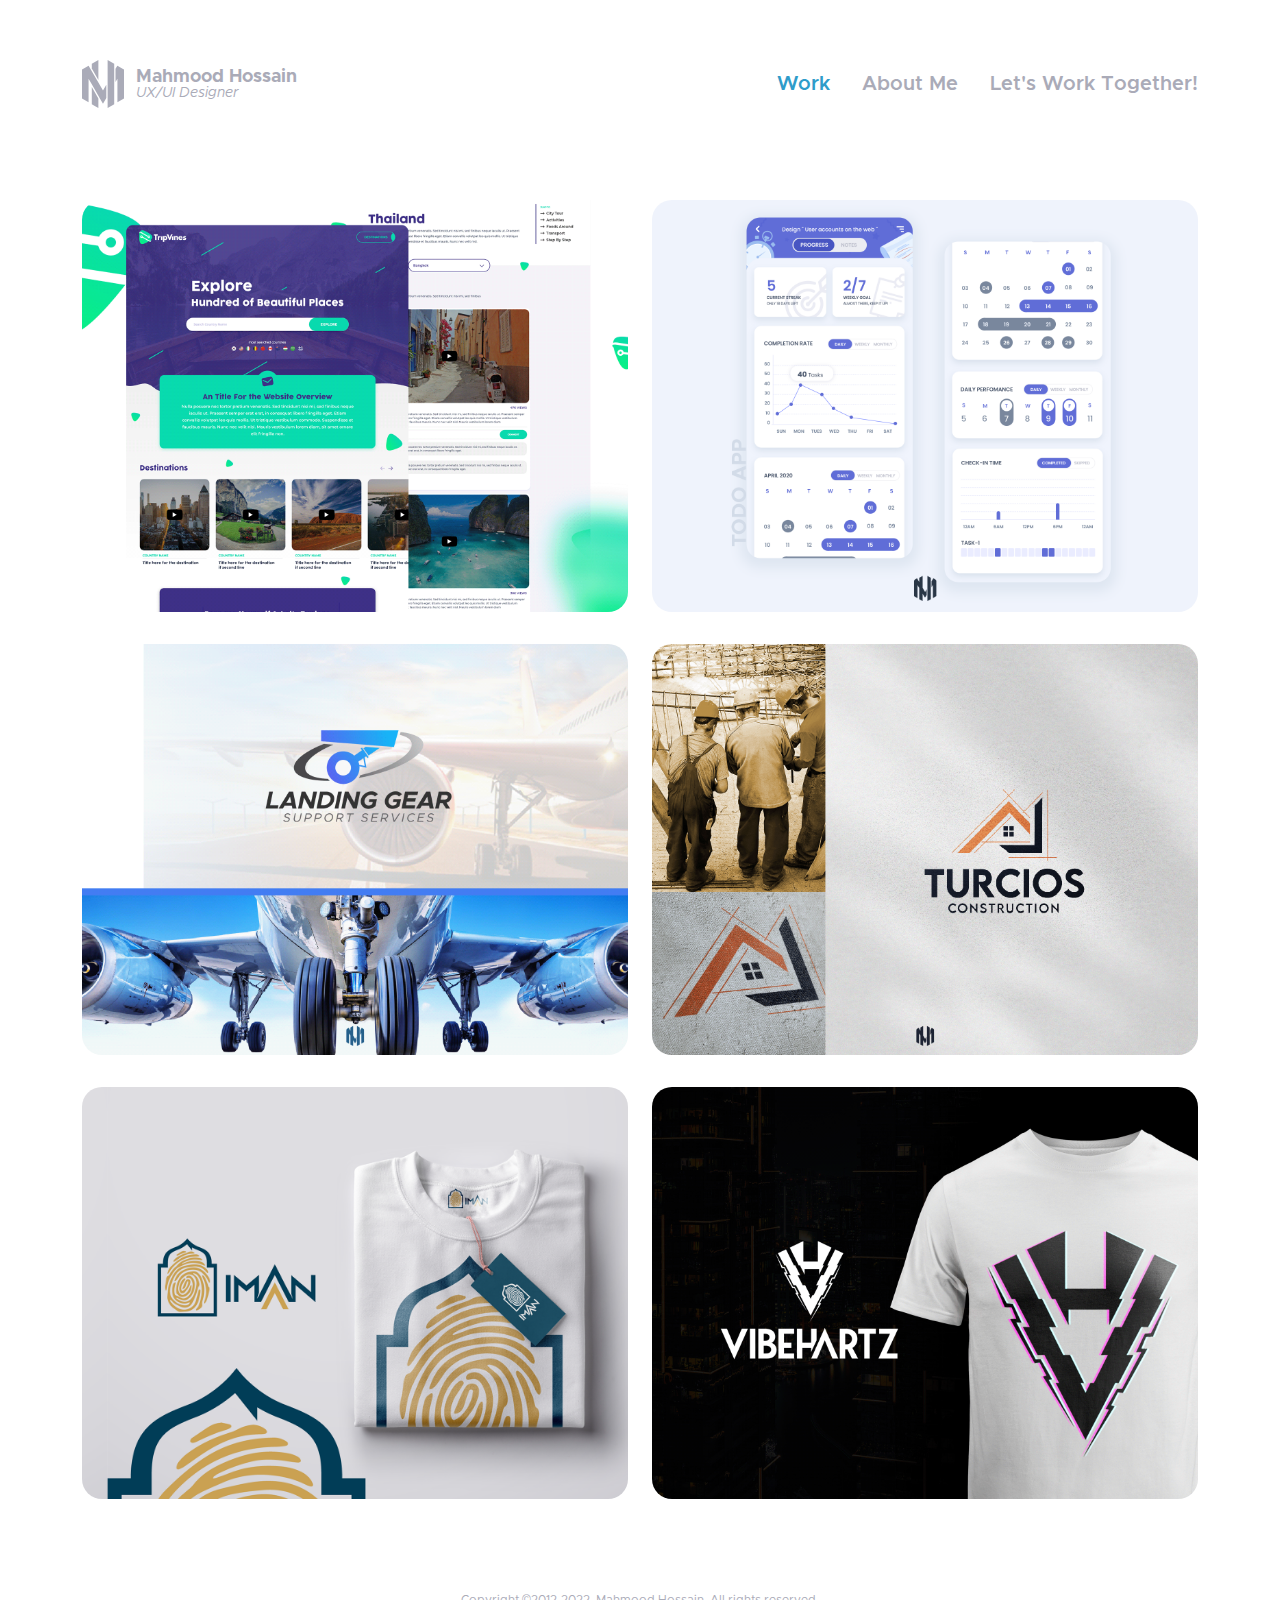
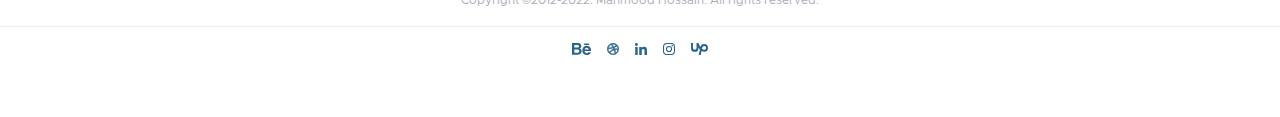
<file: index.html>
<!DOCTYPE html>
<html lang="en">
  <head>
    <meta charset="UTF-8" />
    <meta http-equiv="X-UA-Compatible" content="IE=edge" />
    <meta name="viewport" content="width=device-width, initial-scale=1.0" />

    <!-- CSS links -->
    <link rel="stylesheet" href="css/general.css" />
    <link rel="stylesheet" href="css/style.css" />
    <link rel="stylesheet" href="css/queries.css" />

    <title>Mahmood Hossain</title>
  </head>
  <body>
    <!-- ------------------------------------------------ -->
    <!-- -------------------- Header -------------------- -->
    <header class="header">
      <div class="header_container fixed-container--1180">
        <a class="header_column--1" href="index.html">
          <img class="header_image" src="img/main-logo.svg" alt="Mahmood Hossain logo" />
          <div class="header_text-box">
            <span class="header_text-main">Mahmood Hossain</span>
            <span class="header_text-second">UX/UI Designer</span>
          </div>
        </a>
        <nav class="header_column--2">
          <ul class="header_lists">
            <li><a class="header_link header_link--active" href="index.html">Work</a></li>
            <li><a class="header_link" href="about.html">About Me</a></li>
            <li><a class="header_link" href="work.html">Let's Work Together!</a></li>
          </ul>
        </nav>
        <div class="header_icon-box">
          <img class="header_icon header_icon--menu" src="img/menu-icon.svg" alt="Menu icon" />
          <img class="header_icon header_icon--cancel" src="img/cancel-icon.svg" alt="Cancel icon" />
        </div>
      </div>
    </header>
    <!-- -------------------- Header -------------------- -->
    <!-- ------------------------------------------------ -->

    <!-- ------------------------------------------------- -->
    <!-- -------------------- Gallery -------------------- -->
    <main>
      <section class="section-gallery">
        <div class="gallery_container fixed-container--1180 grid grid-column--2 padding--32-0">
          <!-- Number: 1 -->
          <figure class="gallery_preview-box">
            <a class="gallery_preview-link" href="single.html">
              <img class="gallery_image" src="img/demo-1.png" alt="Demo preview" />
              <div class="gallery_description-box">
                <a class="gallery_link" href="single.html"><h2 class="gallery_heading-primary">Trip Vines UX/UI Design</h2></a>
                <a class="gallery_link" href="single.html"><p class="gallery_text-secondary">Role: UX/UI Design, Visual Design</p></a>
                <a class="gallery_link" href="single.html">
                  <p class="gallery_text_tertiary">View Case Study <span class="gallery_arrow">&rarr;</span></p>
                </a>
              </div>
            </a>
          </figure>
          <!-- Number: 2 -->
          <figure class="gallery_preview-box">
            <a class="gallery_preview-link" href="single.html">
              <img class="gallery_image" src="img/demo-2.png" alt="Demo preview" />
              <div class="gallery_description-box">
                <a class="gallery_link" href="#"><h2 class="gallery_heading-primary">Todo App Screen</h2></a>
                <a class="gallery_link" href="#"><p class="gallery_text-secondary">Role: UX/UI Design, Visual Design</p></a>
                <a class="gallery_link" href="#">
                  <p class="gallery_text_tertiary">View Case Study <span class="gallery_arrow">&rarr;</span></p>
                </a>
              </div>
            </a>
          </figure>
          <!-- Number: 3 -->
          <figure class="gallery_preview-box">
            <a class="gallery_preview-link" href="single.html">
              <img class="gallery_image" src="img/demo-3.png" alt="Demo preview" />
              <div class="gallery_description-box">
                <a class="gallery_link" href="#"><h2 class="gallery_heading-primary">Landing Gear Support Services Logo Design</h2></a>
                <a class="gallery_link" href="#"><p class="gallery_text-secondary">Role: Logo Design, Visual Design</p></a>
                <a class="gallery_link" href="#">
                  <p class="gallery_text_tertiary">View Case Study <span class="gallery_arrow">&rarr;</span></p>
                </a>
              </div>
            </a>
          </figure>
          <!-- Number: 4 -->
          <figure class="gallery_preview-box">
            <a class="gallery_preview-link" href="single.html">
              <img class="gallery_image" src="img/demo-4.png" alt="Demo preview" />
              <div class="gallery_description-box">
                <a class="gallery_link" href="#"><h2 class="gallery_heading-primary">Turcios Construction Logo Design</h2></a>
                <a class="gallery_link" href="#"><p class="gallery_text-secondary">Role: Logo Design, Visual Design</p></a>
                <a class="gallery_link" href="#">
                  <p class="gallery_text_tertiary">View Case Study <span class="gallery_arrow">&rarr;</span></p>
                </a>
              </div>
            </a>
          </figure>
          <!-- Number: 5 -->
          <figure class="gallery_preview-box">
            <a class="gallery_preview-link" href="single.html">
              <img class="gallery_image" src="img/demo-5.png" alt="Demo preview" />
              <div class="gallery_description-box">
                <a class="gallery_link" href="#"><h2 class="gallery_heading-primary">Imaan Logo Design</h2></a>
                <a class="gallery_link" href="#"><p class="gallery_text-secondary">Role: Logo Design, T-shirt Design</p></a>
                <a class="gallery_link" href="#">
                  <p class="gallery_text_tertiary">View Case Study <span class="gallery_arrow">&rarr;</span></p>
                </a>
              </div>
            </a>
          </figure>
          <!-- Number: 6 -->
          <figure class="gallery_preview-box">
            <a class="gallery_preview-link" href="single.html">
              <img class="gallery_image" src="img/demo-6.png" alt="Demo preview" />
              <div class="gallery_description-box">
                <a class="gallery_link" href="#"><h2 class="gallery_heading-primary">Vibehartz Logo Design</h2></a>
                <a class="gallery_link" href="#"><p class="gallery_text-secondary">Role: Logo Design, T-shirt Design</p></a>
                <a class="gallery_link" href="#">
                  <p class="gallery_text_tertiary">View Case Study <span class="gallery_arrow">&rarr;</span></p>
                </a>
              </div>
            </a>
          </figure>
        </div>
      </section>
    </main>
    <!-- -------------------- Gallery -------------------- -->
    <!-- ------------------------------------------------- -->

    <!-- ------------------------------------------------ -->
    <!-- -------------------- Footer -------------------- -->
    <footer class="footer">
      <div class="footer_container">
        <p class="footer_text fixed-container--1180">Copyright &copy;2012-2022. Mahmood Hossain. All rights reserved.</p>
        <div class="footer_line">&nbsp;</div>
        <div class="footer_links fixed-container--1180">
          <a href=""><img class="footer_image" src="img/behance-logo.svg" alt="Behance logo" /></a>
          <a href=""><img class="footer_image" src="img/dribbble-logo.svg" alt="Dribbble logo" /></a>
          <a href=""><img class="footer_image" src="img/linkedin-logo.svg" alt="Linkedin logo" /></a>
          <a href=""><img class="footer_image" src="img/instagram-logo.svg" alt="Instagram logo" /></a>
          <a href=""><img class="footer_image" src="img/upwork-logo.svg" alt="Upwork logo" /></a>
        </div>
      </div>
    </footer>
    <!-- -------------------- Footer -------------------- -->
    <!-- ------------------------------------------------ -->

    <script defer src="js/script.js"></script>
  </body>
</html>
</file>
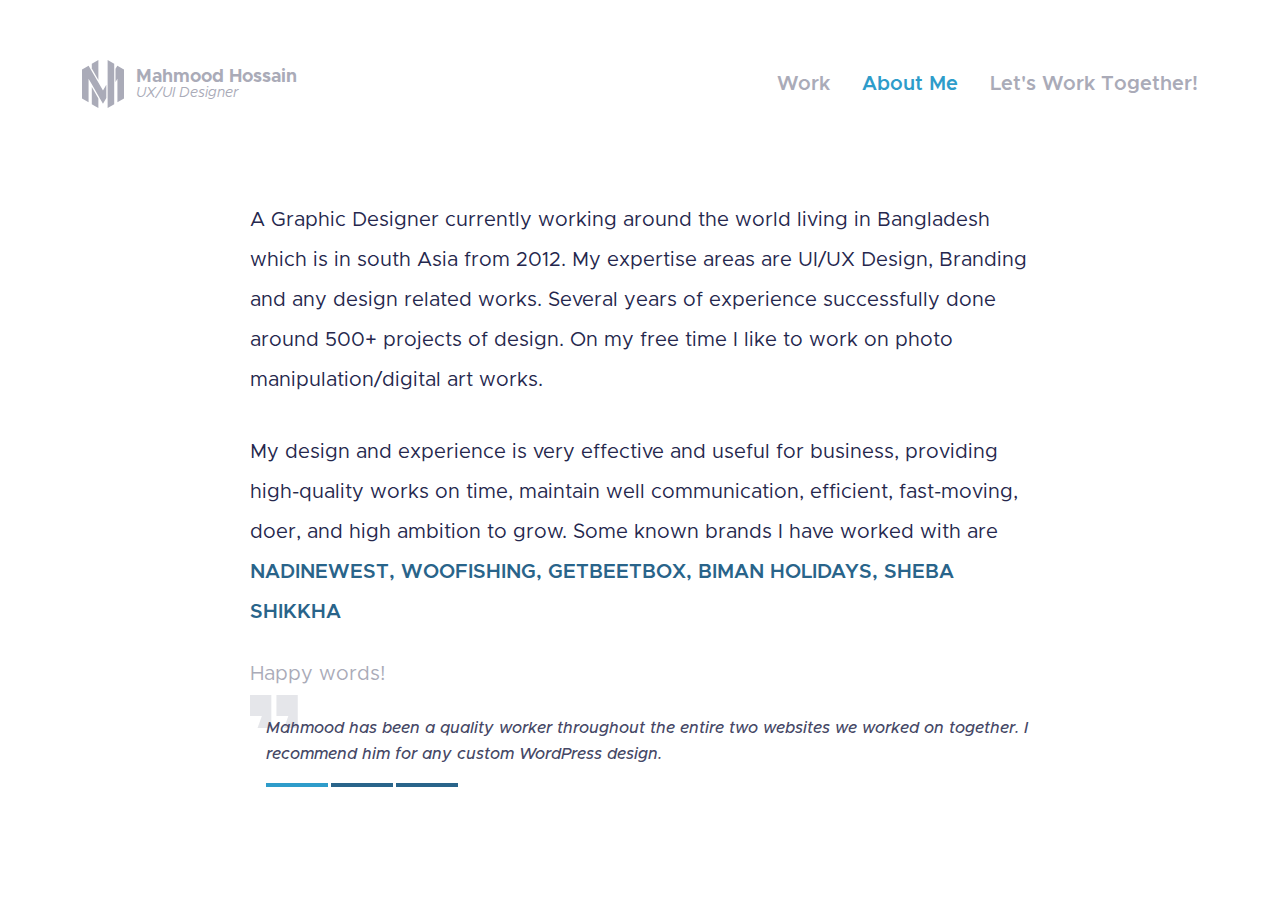
<file: about.html>
<!DOCTYPE html>
<html lang="en">
  <head>
    <meta charset="UTF-8" />
    <meta http-equiv="X-UA-Compatible" content="IE=edge" />
    <meta name="viewport" content="width=device-width, initial-scale=1.0" />

    <script src="https://ajax.googleapis.com/ajax/libs/jquery/2.1.3/jquery.min.js"></script>

    <!-- CSS links -->
    <link rel="stylesheet" href="css/general.css" />
    <link rel="stylesheet" href="css/style.css" />
    <link rel="stylesheet" href="css/queries.css" />

    <title>About - Mahmood Hossain</title>
  </head>
  <body>
    <!-- ------------------------------------------------ -->
    <!-- -------------------- Header -------------------- -->
    <header class="header">
      <div class="header_container fixed-container--1180">
        <a class="header_column--1" href="index.html">
          <img class="header_image" src="img/main-logo.svg" alt="Mahmood Hossain logo" />
          <div class="header_text-box">
            <span class="header_text-main">Mahmood Hossain</span>
            <span class="header_text-second">UX/UI Designer</span>
          </div>
        </a>
        <nav class="header_column--2">
          <ul class="header_lists">
            <li><a class="header_link" href="index.html">Work</a></li>
            <li><a class="header_link header_link--active" href="about.html">About Me</a></li>
            <li><a class="header_link" href="work.html">Let's Work Together!</a></li>
          </ul>
        </nav>
        <div class="header_icon-box">
          <img class="header_icon header_icon--menu" src="img/menu-icon.svg" alt="Menu icon" />
          <img class="header_icon header_icon--cancel" src="img/cancel-icon.svg" alt="Cancel icon" />
        </div>
      </div>
    </header>
    <!-- -------------------- Header -------------------- -->
    <!-- ------------------------------------------------ -->

    <!-- ---------------------------------------------- -->
    <!-- -------------------- About -------------------- -->
    <main>
      <section class="section-about">
        <div class="about_container fixed-container--1180 padding--32-0">
          <div class="about_image-box">
            <img class="about_image" src="img/mahmood-hossain.png" alt="Image of Mahmood Hossain" />
          </div>
          <div class="about_description-box">
            <div class="about_info-box">
              <p class="about_text-description">A Graphic Designer currently working around the world living in Bangladesh which is in south Asia from 2012. My expertise areas are UI/UX Design, Branding and any design related works. Several years of experience successfully done around 500+ projects of design. On my free time I like to work on photo manipulation/digital art works.</p>
              <p class="about_text-description">My design and experience is very effective and useful for business, providing high-quality works on time, maintain well communication, efficient, fast-moving, doer, and high ambition to grow. Some known brands I have worked with are <span class="about_text-highlight">NADINEWEST, WOOFISHING, GETBEETBOX, BIMAN HOLIDAYS, SHEBA SHIKKHA</span></p>
            </div>
            <div class="about_testimonial-box">
              <h2 class="about_heading-secondary">Happy words!</h2>
              <div class="about_testimonials">
                <div class="about_sub-testimonials">
                  <blockquote class="about_text-secondary about_text-secondary-1">Mahmood has been a quality worker throughout the entire two websites we worked on together. I recommend him for any custom WordPress design.</blockquote>
                  <blockquote class="about_text-secondary about_text-secondary-2">I've worked with this freelancer on many projects and have always had a great experience, and he delivers great work!</blockquote>
                  <blockquote class="about_text-secondary about_text-secondary-3">Mahmood was great to work and patient with me as I worked through what I wanted in this logo. I highly recommend him!</blockquote>
                </div>
              </div>
              <div class="about_bar-box">
                <span class="about_bar about_bar-0 about_bar-active">&nbsp;</span>
                <span class="about_bar about_bar-1">&nbsp;</span>
                <span class="about_bar about_bar-2">&nbsp;</span>
              </div>
            </div>
          </div>
        </div>
      </section>
    </main>
    <!-- -------------------- About -------------------- -->
    <!-- ----------------------------------------------- -->

    <script defer src="js/script.js"></script>
  </body>
</html>
</file>
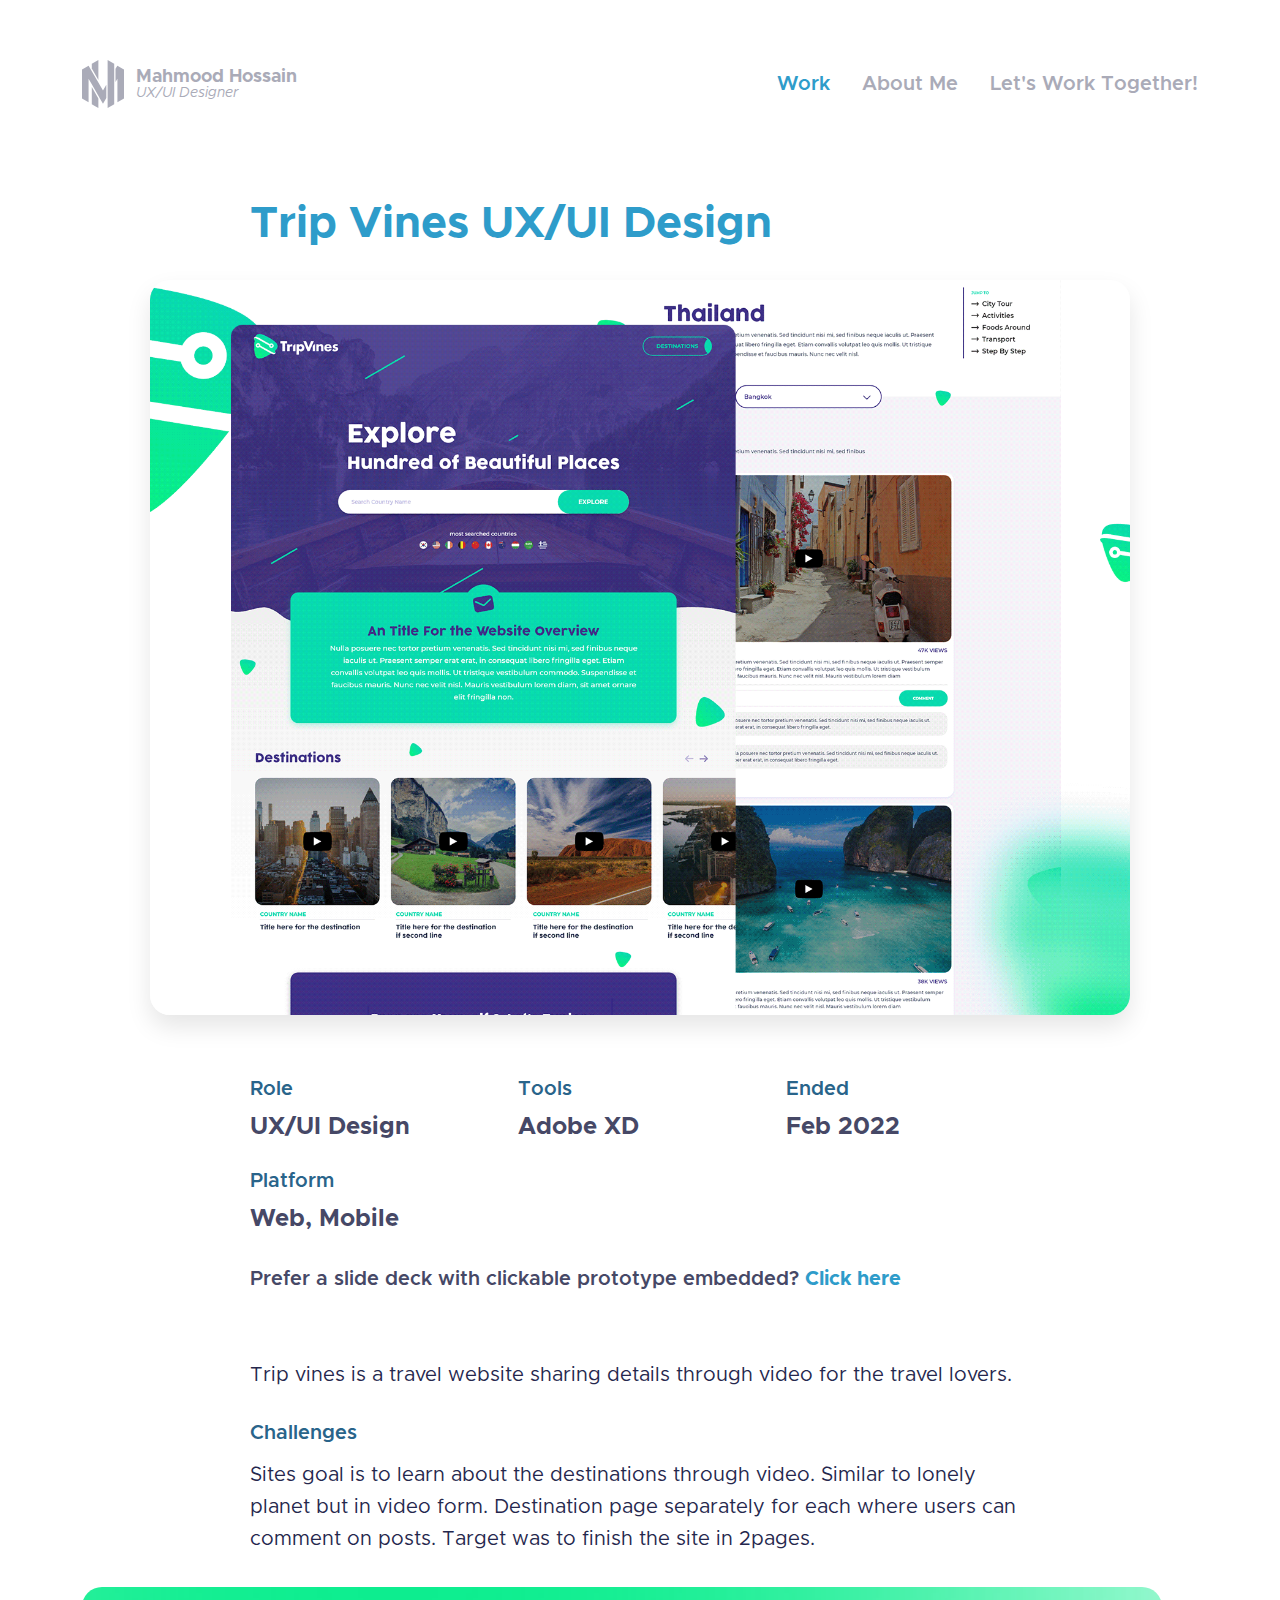
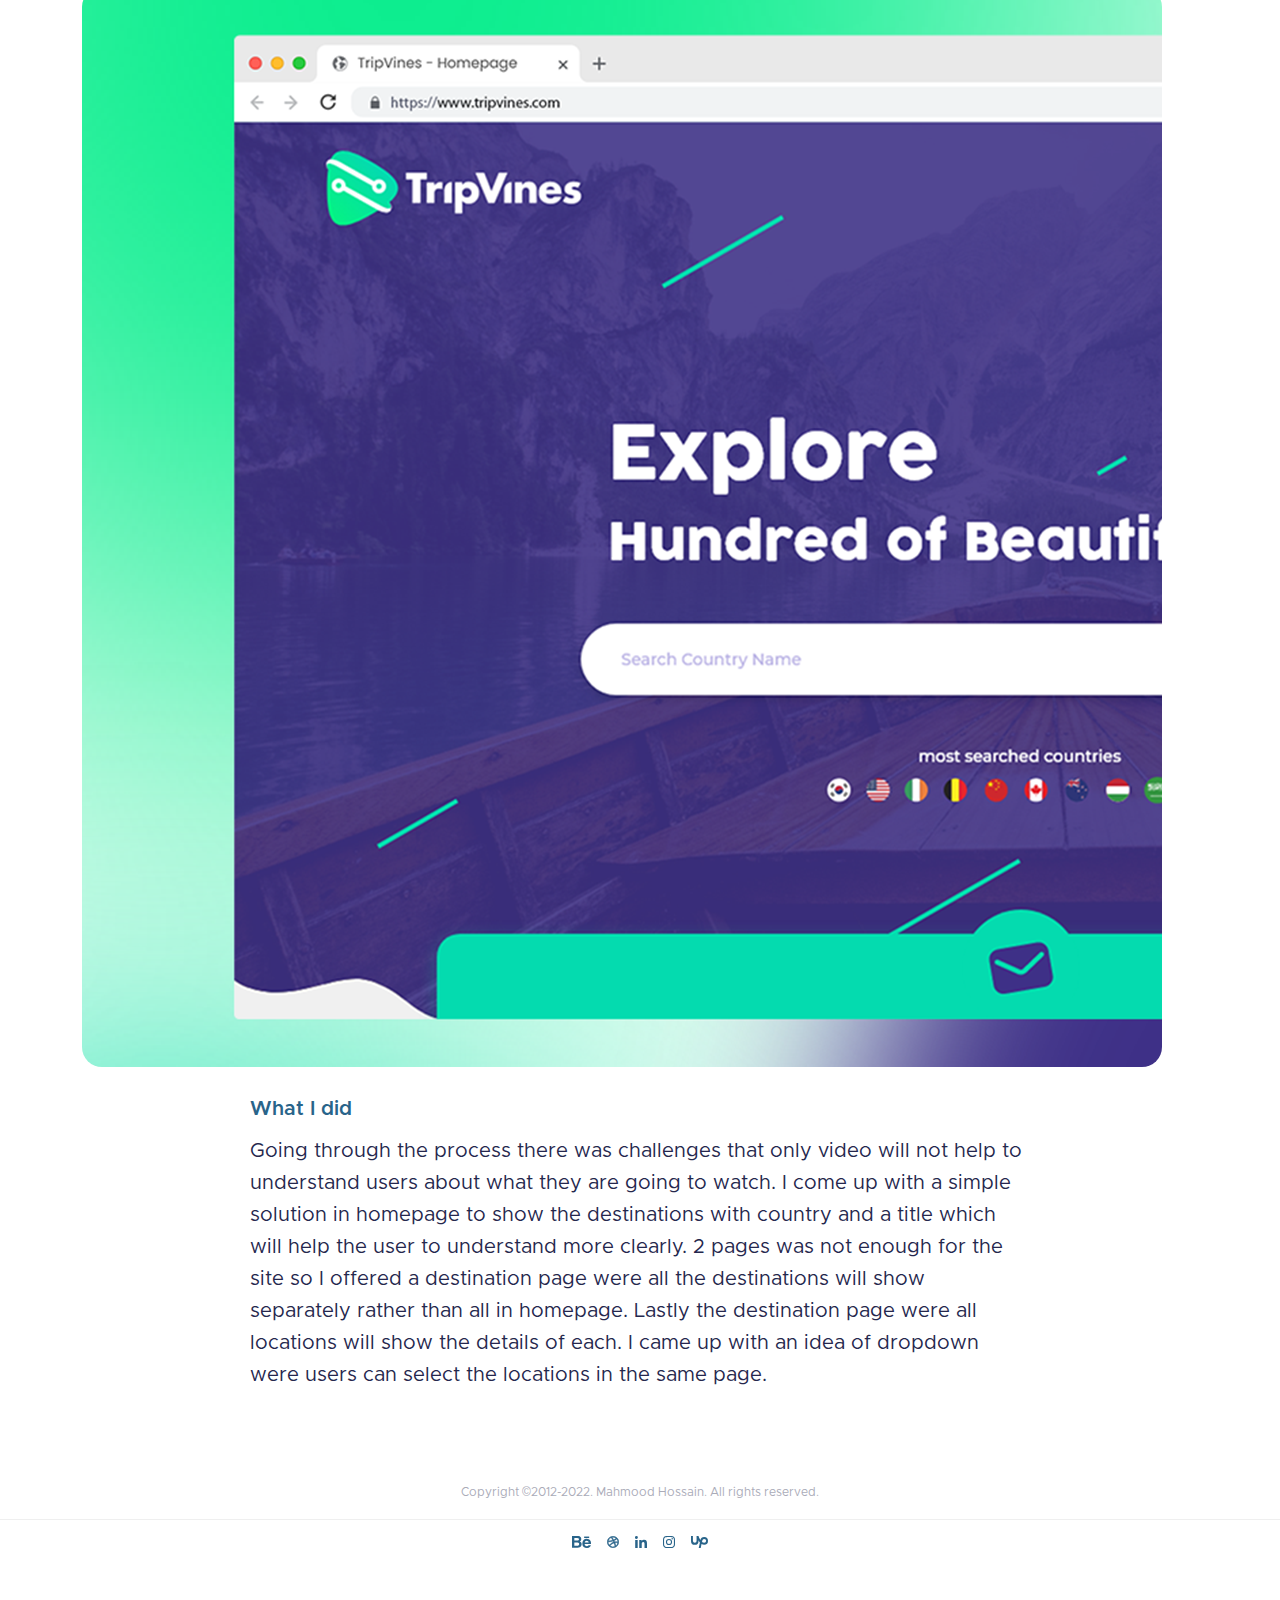
<file: single.html>
<!DOCTYPE html>
<html lang="en">
  <head>
    <meta charset="UTF-8" />
    <meta http-equiv="X-UA-Compatible" content="IE=edge" />
    <meta name="viewport" content="width=device-width, initial-scale=1.0" />

    <!-- CSS links -->
    <link rel="stylesheet" href="css/general.css" />
    <link rel="stylesheet" href="css/style.css" />
    <link rel="stylesheet" href="css/queries.css" />

    <title>Trip Vines UX/UI Design - Mahmood Hossain</title>
  </head>
  <body>
    <!-- ------------------------------------------------ -->
    <!-- -------------------- Header -------------------- -->
    <header class="header">
      <div class="header_container fixed-container--1180">
        <a class="header_column--1" href="index.html">
          <img class="header_image" src="img/main-logo.svg" alt="Mahmood Hossain logo" />
          <div class="header_text-box">
            <span class="header_text-main">Mahmood Hossain</span>
            <span class="header_text-second">UX/UI Designer</span>
          </div>
        </a>
        <nav class="header_column--2">
          <ul class="header_lists">
            <li><a class="header_link header_link--active" href="index.html">Work</a></li>
            <li><a class="header_link" href="about.html">About Me</a></li>
            <li><a class="header_link" href="work.html">Let's Work Together!</a></li>
          </ul>
        </nav>
        <div class="header_icon-box">
          <img class="header_icon header_icon--menu" src="img/menu-icon.svg" alt="Menu icon" />
          <img class="header_icon header_icon--cancel" src="img/cancel-icon.svg" alt="Cancel icon" />
        </div>
      </div>
    </header>
    <!-- -------------------- Header -------------------- -->
    <!-- ------------------------------------------------ -->

    <!-- ------------------------------------------------ -->
    <!-- -------------------- Single -------------------- -->
    <main>
      <article class="section-single">
        <div class="single_container fixed-container--1180 padding--32-0">
          <!-- Main -->
          <header class="single_header-box">
            <h1 class="single_heading-primary fixed-container--780">Trip Vines UX/UI Design</h1>
            <div class="single_image-box fixed-container--980">
              <img class="single_image-primary" src="img/demo-1.png" alt="Demo 1" />
            </div>
          </header>
          <!-- Details -->
          <div class="single_details-box fixed-container--780 grid grid-column--3">
            <div class="single_detail-box">
              <h2 class="single_heading-secondary">Role</h2>
              <p class="single_text-secondary">UX/UI Design</p>
            </div>
            <div class="single_detail-box">
              <h2 class="single_heading-secondary">Tools</h2>
              <p class="single_text-secondary">Adobe XD</p>
            </div>
            <div class="single_detail-box">
              <h2 class="single_heading-secondary">Ended</h2>
              <p class="single_text-secondary">Feb 2022</p>
            </div>
            <div class="single_detail-box">
              <h2 class="single_heading-secondary">Platform</h2>
              <p class="single_text-secondary">Web, Mobile</p>
            </div>
            <div class="single_text-info">Prefer a slide deck with clickable prototype embedded? <a class="single_text-link" href="https://www.behance.net/gallery/134202955/Trip-Vines-UXUI-Design" target="_blank">Click here</a></div>
          </div>
          <!-- Body -->
          <div class="single_description-box">
            <p class="single_text-description">Trip vines is a travel website sharing details through video for the travel lovers.</p>
            <h2 class="single_heading-description">Challenges</h2>
            <p class="single_text-description">Sites goal is to learn about the destinations through video. Similar to lonely planet but in video form. Destination page separately for each where users can comment on posts. Target was to finish the site in 2pages.</p>
            <img class="single_image-description" src="img/demo-1.1.png" alt="Step 2" />
            <h2 class="single_heading-description">What I did</h2>
            <p class="single_text-description">
              Going through the process there was challenges that only video will not help to understand users about what they are going to watch. I come up with a simple solution in homepage to show the destinations with country and a title which will help the user to understand more clearly. 2 pages was not enough for the site so I offered a destination page were all the destinations will show separately rather than all in homepage. Lastly the destination page were all locations will show the
              details of each. I came up with an idea of dropdown were users can select the locations in the same page.
            </p>
          </div>
        </div>
      </article>
    </main>
    <!-- -------------------- Single -------------------- -->
    <!-- ------------------------------------------------ -->

    <!-- ------------------------------------------------ -->
    <!-- -------------------- Footer -------------------- -->
    <footer class="footer">
      <div class="footer_container">
        <p class="footer_text fixed-container--1180">Copyright &copy;2012-2022. Mahmood Hossain. All rights reserved.</p>
        <div class="footer_line">&nbsp;</div>
        <div class="footer_links fixed-container--1180">
          <a href=""><img class="footer_image" src="img/behance-logo.svg" alt="Behance logo" /></a>
          <a href=""><img class="footer_image" src="img/dribbble-logo.svg" alt="Dribbble logo" /></a>
          <a href=""><img class="footer_image" src="img/linkedin-logo.svg" alt="Linkedin logo" /></a>
          <a href=""><img class="footer_image" src="img/instagram-logo.svg" alt="Instagram logo" /></a>
          <a href=""><img class="footer_image" src="img/upwork-logo.svg" alt="Upwork logo" /></a>
        </div>
      </div>
    </footer>
    <!-- -------------------- Footer -------------------- -->
    <!-- ------------------------------------------------ -->

    <script defer src="js/script.js"></script>
  </body>
</html>
</file>
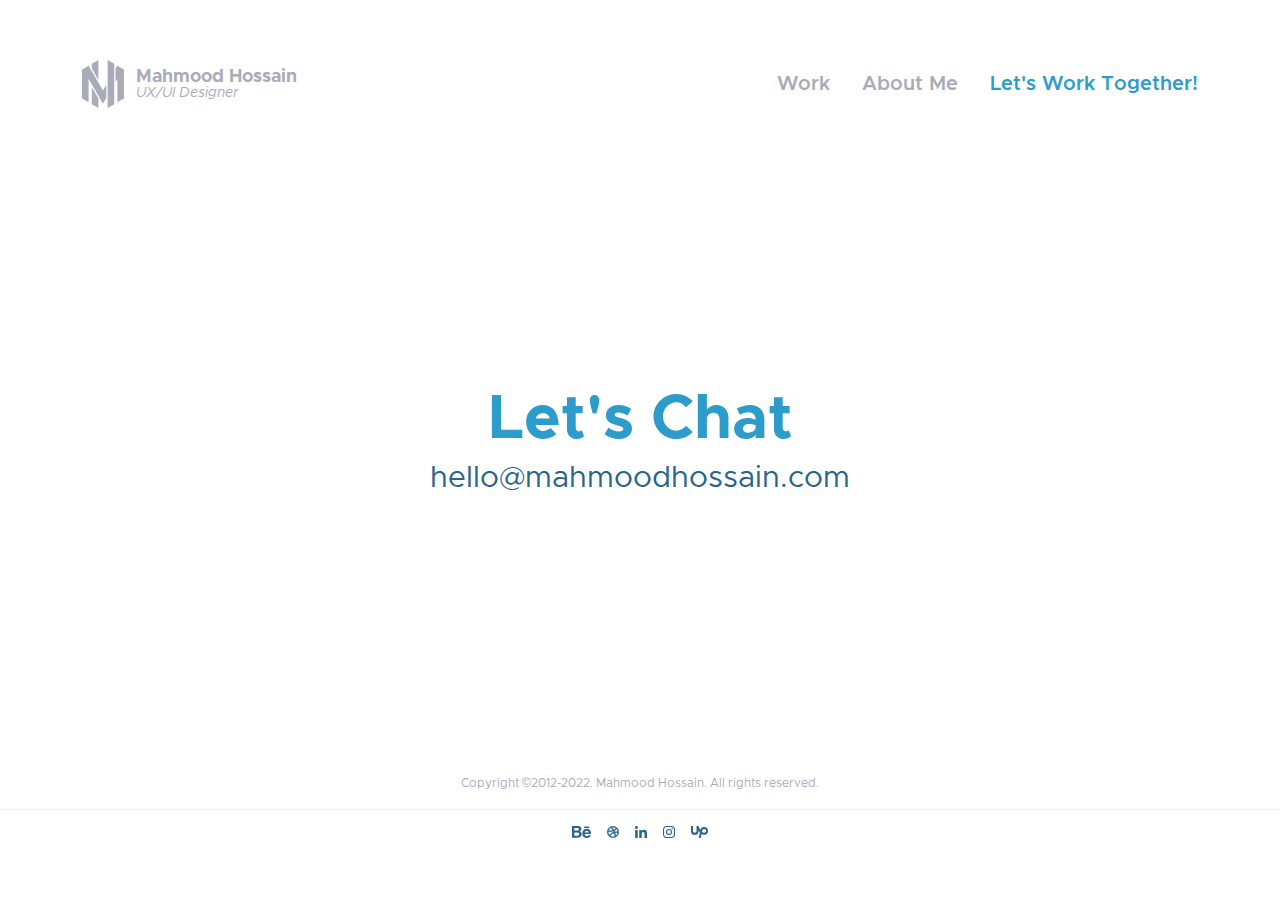
<file: work.html>
<!DOCTYPE html>
<html lang="en">
  <head>
    <meta charset="UTF-8" />
    <meta http-equiv="X-UA-Compatible" content="IE=edge" />
    <meta name="viewport" content="width=device-width, initial-scale=1.0" />

    <!-- CSS links -->
    <link rel="stylesheet" href="css/general.css" />
    <link rel="stylesheet" href="css/style.css" />
    <link rel="stylesheet" href="css/queries.css" />

    <title>Let's Work Together - Mahmood Hossain</title>
  </head>
  <body>
    <!-- ------------------------------------------------ -->
    <!-- -------------------- Header -------------------- -->
    <header class="header">
      <div class="header_container fixed-container--1180">
        <a class="header_column--1" href="index.html">
          <img class="header_image" src="img/main-logo.svg" alt="Mahmood Hossain logo" />
          <div class="header_text-box">
            <span class="header_text-main">Mahmood Hossain</span>
            <span class="header_text-second">UX/UI Designer</span>
          </div>
        </a>
        <nav class="header_column--2">
          <ul class="header_lists">
            <li><a class="header_link" href="index.html">Work</a></li>
            <li><a class="header_link" href="about.html">About Me</a></li>
            <li><a class="header_link header_link--active" href="work.html">Let's Work Together!</a></li>
          </ul>
        </nav>
        <div class="header_icon-box">
          <img class="header_icon header_icon--menu" src="img/menu-icon.svg" alt="Menu icon" />
          <img class="header_icon header_icon--cancel" src="img/cancel-icon.svg" alt="Cancel icon" />
        </div>
      </div>
    </header>
    <!-- -------------------- Header -------------------- -->
    <!-- ------------------------------------------------ -->

    <!-- ---------------------------------------------- -->
    <!-- -------------------- Work -------------------- -->
    <main>
      <section class="section-work">
        <div class="work_container fixed-container--1180 padding--32-0">
          <div class="work_text-box">
            <h1 class="work_heading-primary">Let's Chat</h1>
            <a class="work_text-primary" href="mailto:hello@mahmoodhossain.com">hello@mahmoodhossain.com</a>
          </div>
        </div>
      </section>
    </main>
    <!-- -------------------- Work -------------------- -->
    <!-- ---------------------------------------------- -->

    <!-- ------------------------------------------------ -->
    <!-- -------------------- Footer -------------------- -->
    <footer class="footer">
      <div class="footer_container">
        <p class="footer_text fixed-container--1180">Copyright &copy;2012-2022. Mahmood Hossain. All rights reserved.</p>
        <div class="footer_line">&nbsp;</div>
        <div class="footer_links fixed-container--1180">
          <a href=""><img class="footer_image" src="img/behance-logo.svg" alt="Behance logo" /></a>
          <a href=""><img class="footer_image" src="img/dribbble-logo.svg" alt="Dribbble logo" /></a>
          <a href=""><img class="footer_image" src="img/linkedin-logo.svg" alt="Linkedin logo" /></a>
          <a href=""><img class="footer_image" src="img/instagram-logo.svg" alt="Instagram logo" /></a>
          <a href=""><img class="footer_image" src="img/upwork-logo.svg" alt="Upwork logo" /></a>
        </div>
      </div>
    </footer>
    <!-- -------------------- Footer -------------------- -->
    <!-- ------------------------------------------------ -->

    <script defer src="js/script.js"></script>
  </body>
</html>
</file>
<file: css/general.css>
/* --------------------------------------- */
/* ---------- Typography System ---------- */
/*
- Font sizes (px)
    10 / 12 / 14 / 16 / 18 / 20 / 24 / 30 / 36 / 44 / 52 / 62 / 74 / 86 / 98

- Font weights
    Default: 400
    Medium: 500
    Semi-bold: 600
    Bold: 700

- Line heights
    Default: 1
    1.1
    1.6
    2

- Letter spacing
    N/A
*/
/* ---------- Typography System ---------- */
/* --------------------------------------- */

/* ---------------------------- */
/* ---------- Colors ---------- */
/*
- Primary:
    #2E9CCA

- Accents:
    N/A

- Tints:
    #AAABB8
    #EFEFEF
    #FFFFFF

- Shades:
    #226089
    #29648a
    #464866
    #aaabb84d

- Greys
    #25274d
*/
/* ---------- Colors ---------- */
/* ---------------------------- */

/* ----------------------------- */
/* ---------- Shadows ---------- */
/*
    0 1.2rem 2.4rem rgba(0, 0, 0, 0.1)
*/
/* ---------- Shadows ---------- */
/* ----------------------------- */

/* ----------------------------------- */
/* ---------- Border Radius ---------- */
/*
    Default: 20px
*/
/* ---------- Border Radius ---------- */
/* ----------------------------------- */

/* -------------------------------- */
/* ---------- Whitespace ---------- */
/*
    - Spacing system (px)
    2 / 4 / 8 / 12 / 16 / 24 / 32 / 48 / 64 / 80 / 96 / 128
*/
/* ---------- Whitespace ---------- */
/* -------------------------------- */

/* --------------------------- */
/* ---------- Fonts ---------- */
@font-face {
  font-family: "metropolis";
  src: url("../font/Metropolis-Regular.otf");
  font-style: normal;
  font-weight: 400;
}

@font-face {
  font-family: "metropolis";
  src: url("../font/Metropolis-RegularItalic.otf");
  font-style: italic;
  font-weight: 400;
}

@font-face {
  font-family: "metropolis";
  src: url("../font/Metropolis-Medium.otf");
  font-style: normal;
  font-weight: 500;
}

@font-face {
  font-family: "metropolis";
  src: url("../font/Metropolis-MediumItalic.otf");
  font-style: italic;
  font-weight: 500;
}

@font-face {
  font-family: "metropolis";
  src: url("../font/Metropolis-SemiBold.otf");
  font-style: normal;
  font-weight: 600;
}

@font-face {
  font-family: "metropolis";
  src: url("../font/Metropolis-Bold.otf");
  font-style: normal;
  font-weight: 700;
}

@font-face {
  font-family: "niobium";
  src: url("../font/NIOBRG__.TTF");
  font-style: normal;
  font-weight: 400;
}
/* ---------- Fonts ---------- */
/* ---------------------------- */

/* ----------------------------- */
/* ---------- General ---------- */
* {
  margin: 0;
  padding: 0;
  box-sizing: border-box;
}

html {
  font-size: 62.5%;
}

body {
  color: #25274d;
  font-family: "metropolis", sans-serif;
  font-weight: 400;
  line-height: 1;
}
/* ---------- General ---------- */
/* ----------------------------- */

/* ------------------------------ */
/* ---------- Reusable ---------- */
.grid {
  display: grid;
  column-gap: 2.4rem;
  row-gap: 3.2rem;
}
.grid-column--2 {
  grid-template-columns: repeat(2, 1fr);
}
.grid-column--3 {
  grid-template-columns: repeat(3, 1fr);
}

.fixed-container--1180 {
  max-width: 118rem;
  margin-left: auto;
  margin-right: auto;
  padding-left: 3.2rem;
  padding-right: 3.2rem;
}
.fixed-container--980 {
  max-width: 98rem !important;
  margin-left: auto;
  margin-right: auto;
}
.fixed-container--780 {
  max-width: 78rem !important;
  margin-left: auto;
  margin-right: auto;
}

.padding--32-0 {
  padding-top: 3.2rem !important;
  padding-bottom: 3.2rem !important;
}
/* ---------- Reusable ---------- */
/* ------------------------------ */

/* ------------------------------- */
/* ---------- Scrollbar ---------- */
body::-webkit-scrollbar {
  width: 14px;
  height: 14px;
}

body::-webkit-scrollbar-track {
  margin-block: 0.2rem;
}

body::-webkit-scrollbar-thumb {
  background-color: #2e9cca;
  border: 2px solid #fff;
  border-radius: 100vw;
}

body::-webkit-scrollbar-thumb:hover {
  background-color: #226089;
}
/* ---------- Scrollbar ---------- */
/* ------------------------------- */
</file>
<file: css/style.css>
/* ---------------------------- */
/* ---------- Header ---------- */
.header_container {
  display: flex;
  justify-content: space-between;
  padding-top: 6rem;
  padding-bottom: 6rem;
}

.header_column--1 {
  display: flex;
  align-items: center;
  gap: 1.2rem;
  text-decoration: none;
}

.header_image {
  height: 4.8rem;
}

.header_text-main,
.header_text-second {
  display: block;
  color: #aaabb8;
}

.header_text-main {
  font-size: 1.8rem;
  font-weight: 700;
}

.header_text-second {
  font-size: 1.4rem;
  font-weight: 400;
  font-style: italic;
}

.header_column--2 {
  display: flex;
  align-items: center;
}

.header_lists {
  list-style: none;
  display: flex;
  align-items: center;
  gap: 3.2rem;
}

.header_link:link,
.header_link:visited {
  text-decoration: none;
  font-size: 2rem;
  font-weight: 600;
  color: #aaabb8;
  transition: all 0.3s;
}

.header_link--active:link,
.header_link--active:visited {
  color: #2e9cca;
}

.header_link:hover,
.header_link:active {
  color: #2e9cca;
}

.header_icon-box {
  display: none;
}

.header_icon {
  height: 2.4rem;
  width: 2.4rem;
}
/* ---------- Header ---------- */
/* ---------------------------- */

/* ---------------------------- */
/* ---------- Footer ---------- */
.footer_container {
  display: flex;
  flex-direction: column;
  gap: 1.6rem;
  padding-top: 6rem;
  padding-bottom: 6rem;
}

.footer_text {
  font-size: 1.2rem;
  line-height: 1.6;
  text-align: center;
  color: #aaabb8;
}

.footer_line {
  max-width: 100%;
  height: 1px;
  background-color: #efefef;
}

.footer_links {
  display: flex;
  flex-wrap: wrap;
  gap: 1.6rem;
  justify-content: center;
}

.footer_image {
  height: 1.2rem;
}
/* ---------- Footer ---------- */
/* ---------------------------- */

/* ----------------------------- */
/* ---------- Gallery ---------- */
.gallery_preview-box {
  background-color: #fff;
  border-radius: 20px;
  overflow: hidden;
  position: relative;
}

.gallery_image {
  width: 100%;
  height: 100%;
  object-fit: cover;
  transition: all 0.5s;
}

.gallery_preview-box:hover .gallery_image {
  opacity: 0.05;
  filter: blur(5px);
}

.gallery_description-box {
  position: absolute;
  top: 50%;
  left: 10%;
  right: 10%;
  transform: translateY(-50%);
  opacity: 0;
  transition: all 0.4s;
}

.gallery_preview-box:hover .gallery_description-box {
  opacity: 1;
}

.gallery_link:link,
.gallery_link:visited {
  display: block;
  text-decoration: none;
}

.gallery_heading-primary {
  font-size: 3.6rem;
  font-weight: 700;
  line-height: 1.1;
  color: #226089;
  margin-bottom: 0.8rem;
}

.gallery_text-secondary {
  font-size: 1.8rem;
  font-weight: 500;
  font-style: italic;
  line-height: 1.6;
  color: #464866;
  margin-bottom: 2.4rem;
  transition: all 0.3s;
}

.gallery_text-secondary:hover {
  transform: translateX(10px);
}

.gallery_text_tertiary {
  font-size: 1.2rem;
  font-weight: 500;
  color: #aaabb8;
  transition: all 0.3s;
}

.gallery_arrow {
  display: inline-block;
  transition: all 0.3s;
}

.gallery_text_tertiary:hover {
  color: #2e9cca;
}

.gallery_text_tertiary:hover .gallery_arrow,
.gallery_text_tertiary:hover .gallery_arrow {
  transform: translateX(5px);
  color: #2e9cca;
}
/* ---------- Gallery ---------- */
/* ----------------------------- */

/* ---------------------------- */
/* ---------- Single ---------- */
.single_header-box {
  margin-bottom: 6.4rem;
}

.single_heading-primary {
  font-size: 4.4rem;
  font-weight: 700;
  line-height: 1.1;
  color: #2e9cca;
  margin-bottom: 3.2rem;
}

.single_image-primary {
  display: block;
  max-width: 100%;
  border-radius: 20px;
  box-shadow: 0 1.2rem 2.4rem rgba(0, 0, 0, 0.1);
}

.single_details-box {
  margin-bottom: 6.4rem;
}

.single_detail-box {
  display: flex;
  flex-direction: column;
  gap: 1.6rem;
}

.single_heading-secondary {
  font-size: 2rem;
  font-weight: 600;
  color: #29648a;
}

.single_text-secondary {
  font-size: 2.4rem;
  font-weight: 700;
  color: #464866;
}

.single_text-info {
  grid-row: 3;
  grid-column: 1 / -1;
  font-size: 2rem;
  font-weight: 600;
  line-height: 1.6;
  color: #464866;
}

.single_text-link:link,
.single_text-link:visited {
  text-decoration: none;
  font-weight: 700;
  color: #2e9cca;
}

.single_text-description {
  max-width: 78rem;
  margin-left: auto;
  margin-right: auto;
  font-size: 2rem;
  font-weight: 400;
  line-height: 1.6;
  color: #25274d;
  margin-bottom: 3.2rem;
}

.single_heading-description {
  max-width: 78rem;
  margin-left: auto;
  margin-right: auto;
  font-size: 2rem;
  font-weight: 600;
  color: #29648a;
  margin-bottom: 1.6rem;
}

.single_image-description {
  display: block;
  max-width: 100%;
  border-radius: 20px;
  margin-bottom: 3.2rem;
}

.single_text-description:last-child,
.single_heading-description:last-child,
.single_image-secondary:last-child {
  margin-bottom: 0;
}
/* ---------- Single ---------- */
/* ---------------------------- */

/* -------------------------- */
/* ---------- Work ---------- */
.work_container {
  height: calc(100vh - 35.419rem);
  display: flex;
  flex-direction: column;
  justify-content: center;
  gap: 12.8rem;
}

.work_text-box {
  display: flex;
  flex-direction: column;
  align-items: center;
  gap: 3.2rem;
}

.work_heading-primary {
  font-size: 6.2rem;
  font-weight: 700;
  color: #2e9cca;
}

.work_text-primary:link,
.work_text-primary:visited {
  text-decoration: none;
  font-size: 3rem;
  font-weight: 400;
  color: #29648a;
}
/* ---------- Work ---------- */
/* -------------------------- */

/* --------------------------- */
/* ---------- About ---------- */
.about_container {
  display: grid;
  column-gap: 2.4rem;
  row-gap: 2.4rem;
  grid-template-columns: 40fr 60fr;
}

.about_image-box {
  direction: rtl;
}

.about_image {
  display: block;
  height: 100%;
  z-index: -1;
  position: fixed;
  top: 0;
  bottom: 0;
}

.about_description-box {
  display: flex;
  flex-direction: column;
  gap: 3.2rem;
}

.about_info-box {
  display: flex;
  flex-direction: column;
  gap: 3.2rem;
}

.about_text-description {
  font-size: 2rem;
  font-weight: 400;
  line-height: 2;
  color: #25274d;
}

.about_text-highlight {
  font-weight: 600;
  color: #29648a;
}

.about_heading-secondary {
  position: relative;
  font-size: 2rem;
  font-weight: 400;
  color: #aaabb8;
  margin-bottom: 3.2rem;
}

.about_heading-secondary::before {
  content: '"';
  position: absolute;
  top: 20px;
  left: 0;
  font-family: "niobium";
  font-size: 14rem;
  color: #aaabb84d;
  z-index: -1;
}

.about_testimonial-box {
  max-width: 90%;
}

.about_testimonials {
  overflow: hidden;
}

.about_sub-testimonials {
  display: flex;
  transition: all 1s ease-in-out;
}

.about_text-secondary {
  flex-shrink: 0;
  width: 100%;
  font-size: 1.6rem;
  font-weight: 500;
  font-style: italic;
  line-height: 1.6;
  color: #464866;
  padding-left: 1.6rem;
  margin-bottom: 1.6rem;
}

.about_bar-box {
  padding-left: 1.6rem;
}

.about_bar {
  display: inline-block;
  background-color: #29648a;
  height: 0.4rem;
  width: 6.2rem;
  cursor: pointer;
  transition: all 0.3s;
}

.about_bar:hover {
  background-color: #2e9cca;
}

.about_bar-active {
  background-color: #2e9cca;
}
/* ---------- About ---------- */
/* --------------------------- */
</file>
<file: css/queries.css>
/* ----------------------------------- */
/* ---------- Below: 1280px ---------- */
@media (max-width: 80em) {
  /* Work */
  .work_container {
    gap: 8rem;
  }
  .work_text-box {
    gap: 1.2rem;
  }

  /* About */
  .about_container {
    grid-template-columns: 1fr;
  }
  .about_image-box {
    display: none;
  }
  .about_description-box {
    max-width: 78rem;
    margin-left: auto;
    margin-right: auto;
  }
  .about_testimonial-box {
    max-width: 100%;
  }
}
/* ---------- Below: 1280px ---------- */
/* ----------------------------------- */

/* ----------------------------------- */
/* ---------- Below: 1179px ---------- */
@media (max-width: 73.6875em) {
  html {
    font-size: 56.25%;
  }
}
/* ---------- Below: 1179px ---------- */
/* ----------------------------------- */

/* ---------------------------------- */
/* ---------- Below: 776px ---------- */
@media (max-width: 48.5em) {
  /* Header */
  .header_column--2 {
    z-index: 100;
    background-color: #fff;
    position: fixed;
    height: 100vh;
    width: 100%;
    top: 0;
    left: 0;
    transition: all 0.2s;
    opacity: 0;
    pointer-events: none;
    visibility: hidden;
  }
  .header_lists {
    width: 100%;
    display: flex;
    flex-direction: column;
    align-items: center;
    text-align: center;
  }
  .header_icon--open .header_column--2 {
    opacity: 1;
    pointer-events: auto;
    visibility: visible;
  }
  .header_link:link,
  .header_link:visited {
    font-size: 2.4rem;
  }
  .header_icon-box {
    display: flex;
    align-items: center;
    justify-content: center;
    cursor: pointer;
  }
  .header_icon--cancel {
    position: absolute;
    z-index: 101;
    opacity: 0;
    pointer-events: none;
    visibility: hidden;
    transition: all 0.2s;
  }
  .header_icon--open .header_icon--cancel {
    opacity: 1;
    pointer-events: auto;
    visibility: visible;
  }

  .padding--32-0 {
    padding-top: 0 !important;
    padding-bottom: 0 !important;
  }

  /* About */
  .about_container {
    padding-bottom: 4.8rem !important;
  }
}
/* ---------- Below: 776px ---------- */
/* ---------------------------------- */

/* ---------------------------------- */
/* ---------- Below: 599px ---------- */
@media (max-width: 37.4375em) {
  /* Gallery */
  .gallery_container {
    grid-template-columns: 1fr;
  }

  /* Single */
  .single_details-box {
    grid-template-columns: 1fr 1fr;
  }
}
/* ---------- Below: 599px ---------- */
/* ---------------------------------- */

/* ---------------------------------- */
/* ---------- Below: 480px ---------- */
@media (max-width: 30em) {
  /* Header */
  .header_text-box {
    display: none;
  }

  /* Single */
  .single_details-box {
    grid-template-columns: 1fr;
  }
  .single_text-info {
    grid-row: 5;
  }

  /* Work */
  .work_text-primary {
    word-break: break-all;
  }
  .work_text-box {
    align-items: start;
  }
  .work_social-box {
    align-items: start;
    gap: 2rem;
  }
  .work_heading-primary {
    font-size: 4.4rem;
  }
  .work_text-primary {
    font-size: 2.4rem;
  }
  .work_heading-secondary {
    font-size: 1.8rem;
  }
}
/* ---------- Below: 480px ---------- */
/* ---------------------------------- */

/* ---------------------------------- */
/* ---------- Below: 378px ---------- */
@media (max-width: 23.625em) {
  /* Header */
  .work_container {
    height: calc(100vh - 37.4rem);
  }
}
/* ---------- Below: 480px ---------- */
/* ---------------------------------- */
</file>
